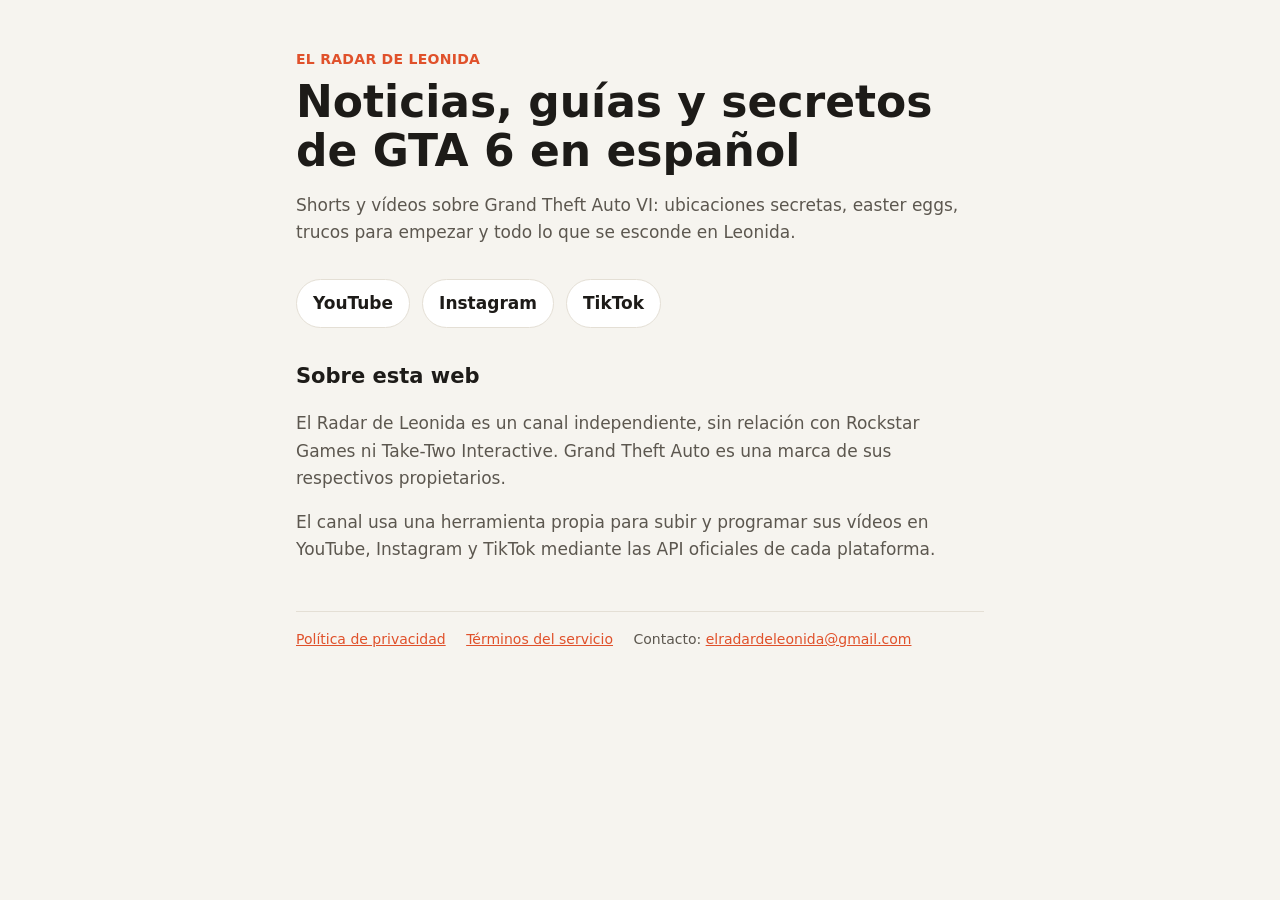
<file: index.html>
<!doctype html>
<html lang="es">
<head>
  <meta charset="utf-8">
  <meta name="viewport" content="width=device-width, initial-scale=1">
  <title>El Radar de Leonida</title>
  <meta name="description" content="Noticias, guías y secretos de GTA 6 en español.">
  <link rel="stylesheet" href="estilo.css">
</head>
<body>
<main>
  <header>
    <div class="marca">El Radar de Leonida</div>
    <h1>Noticias, guías y secretos de GTA 6 en español</h1>
    <p>Shorts y vídeos sobre Grand Theft Auto VI: ubicaciones secretas, easter eggs, trucos para empezar y todo lo que se esconde en Leonida.</p>
  </header>

  <ul class="redes">
    <li><a href="https://www.youtube.com/@ElRadarDeLeonidaTV">YouTube</a></li>
    <li><a href="https://www.instagram.com/elradardeleonidatv/">Instagram</a></li>
    <li><a href="https://www.tiktok.com/@elradardeleonidatv">TikTok</a></li>
  </ul>

  <h2>Sobre esta web</h2>
  <p>El Radar de Leonida es un canal independiente, sin relación con Rockstar Games ni Take-Two Interactive. Grand Theft Auto es una marca de sus respectivos propietarios.</p>
  <p>El canal usa una herramienta propia para subir y programar sus vídeos en YouTube, Instagram y TikTok mediante las API oficiales de cada plataforma.</p>

  <footer>
    <a href="privacidad.html">Política de privacidad</a>
    <a href="terminos.html">Términos del servicio</a>
    <span>Contacto: <a href="mailto:elradardeleonida@gmail.com">elradardeleonida@gmail.com</a></span>
  </footer>
</main>
</body>
</html>
</file>
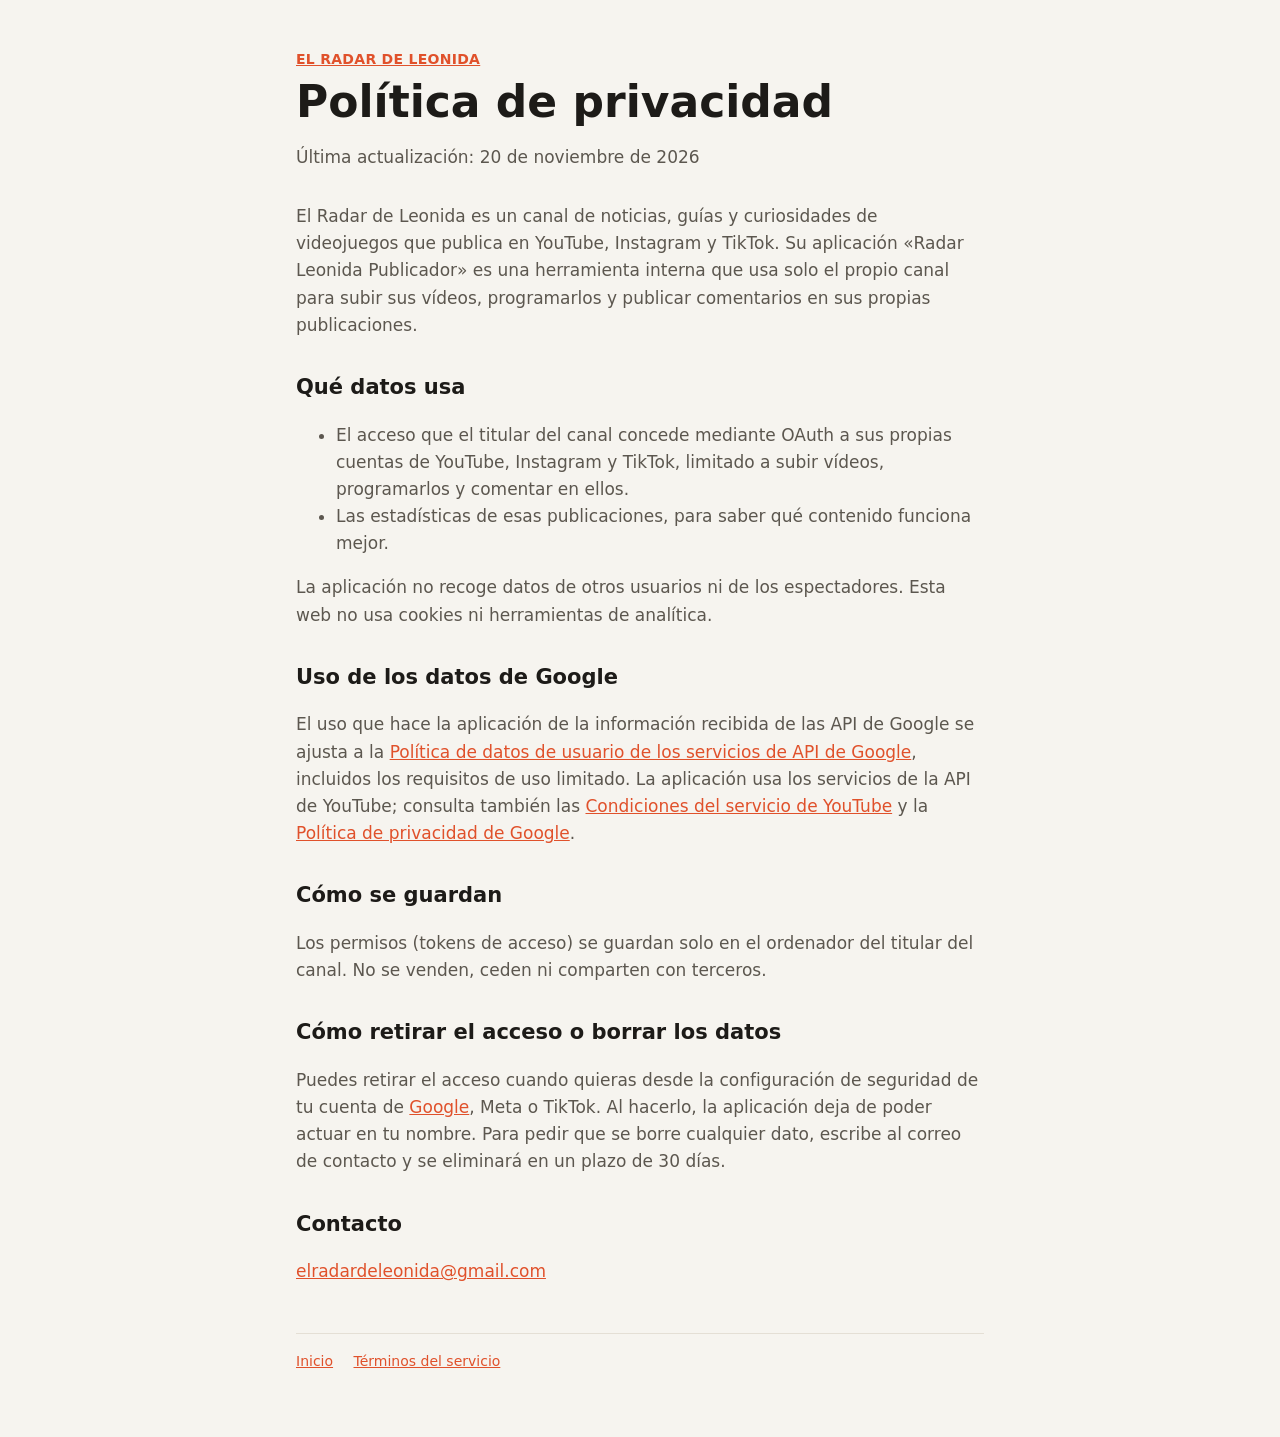
<file: privacidad.html>
<!doctype html>
<html lang="es">
<head>
  <meta charset="utf-8">
  <meta name="viewport" content="width=device-width, initial-scale=1">
  <title>Política de privacidad</title>
  <meta name="description" content="Política de privacidad de El Radar de Leonida.">
  <link rel="stylesheet" href="estilo.css">
</head>
<body>
<main>
  <header>
    <div class="marca"><a href="index.html">El Radar de Leonida</a></div>
    <h1>Política de privacidad</h1>
    <p>Última actualización: 20 de noviembre de 2026</p>
  </header>

  <p>El Radar de Leonida es un canal de noticias, guías y curiosidades de videojuegos que publica en YouTube, Instagram y TikTok. Su aplicación «Radar Leonida Publicador» es una herramienta interna que usa solo el propio canal para subir sus vídeos, programarlos y publicar comentarios en sus propias publicaciones.</p>

  <h2>Qué datos usa</h2>
  <ul>
    <li>El acceso que el titular del canal concede mediante OAuth a sus propias cuentas de YouTube, Instagram y TikTok, limitado a subir vídeos, programarlos y comentar en ellos.</li>
    <li>Las estadísticas de esas publicaciones, para saber qué contenido funciona mejor.</li>
  </ul>
  <p>La aplicación no recoge datos de otros usuarios ni de los espectadores. Esta web no usa cookies ni herramientas de analítica.</p>

  <h2>Uso de los datos de Google</h2>
  <p>El uso que hace la aplicación de la información recibida de las API de Google se ajusta a la <a href="https://developers.google.com/terms/api-services-user-data-policy">Política de datos de usuario de los servicios de API de Google</a>, incluidos los requisitos de uso limitado. La aplicación usa los servicios de la API de YouTube; consulta también las <a href="https://www.youtube.com/t/terms">Condiciones del servicio de YouTube</a> y la <a href="https://policies.google.com/privacy">Política de privacidad de Google</a>.</p>

  <h2>Cómo se guardan</h2>
  <p>Los permisos (tokens de acceso) se guardan solo en el ordenador del titular del canal. No se venden, ceden ni comparten con terceros.</p>

  <h2>Cómo retirar el acceso o borrar los datos</h2>
  <p>Puedes retirar el acceso cuando quieras desde la configuración de seguridad de tu cuenta de <a href="https://myaccount.google.com/permissions">Google</a>, Meta o TikTok. Al hacerlo, la aplicación deja de poder actuar en tu nombre. Para pedir que se borre cualquier dato, escribe al correo de contacto y se eliminará en un plazo de 30 días.</p>

  <h2>Contacto</h2>
  <p><a href="mailto:elradardeleonida@gmail.com">elradardeleonida@gmail.com</a></p>

  <footer>
    <a href="index.html">Inicio</a>
    <a href="terminos.html">Términos del servicio</a>
  </footer>
</main>
</body>
</html>
</file>
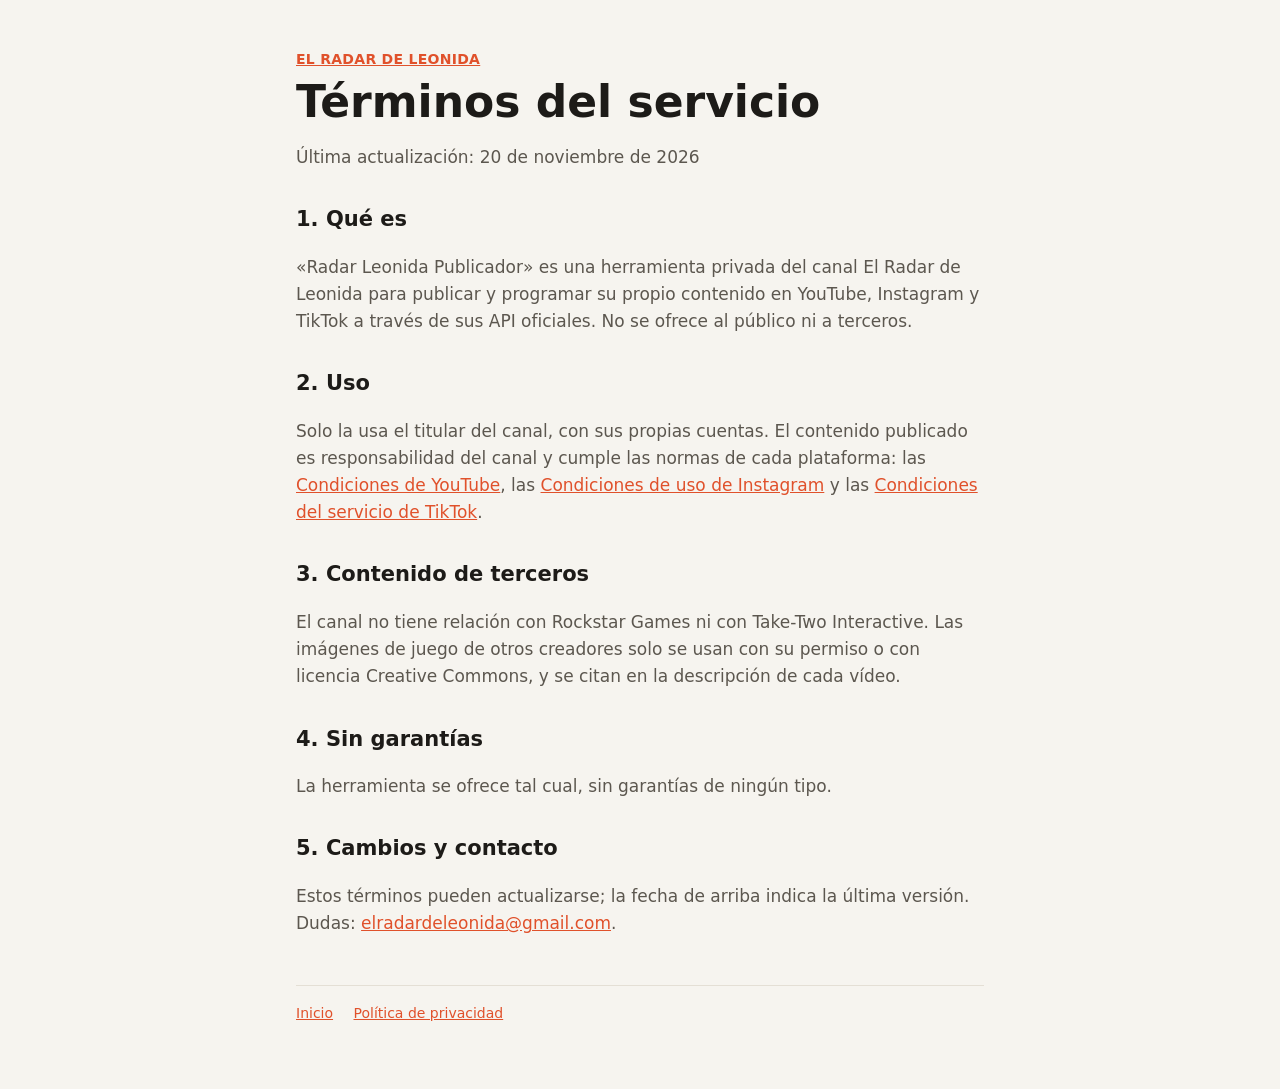
<file: terminos.html>
<!doctype html>
<html lang="es">
<head>
  <meta charset="utf-8">
  <meta name="viewport" content="width=device-width, initial-scale=1">
  <title>Términos del servicio</title>
  <meta name="description" content="Términos del servicio de El Radar de Leonida.">
  <link rel="stylesheet" href="estilo.css">
</head>
<body>
<main>
  <header>
    <div class="marca"><a href="index.html">El Radar de Leonida</a></div>
    <h1>Términos del servicio</h1>
    <p>Última actualización: 20 de noviembre de 2026</p>
  </header>

  <h2>1. Qué es</h2>
  <p>«Radar Leonida Publicador» es una herramienta privada del canal El Radar de Leonida para publicar y programar su propio contenido en YouTube, Instagram y TikTok a través de sus API oficiales. No se ofrece al público ni a terceros.</p>

  <h2>2. Uso</h2>
  <p>Solo la usa el titular del canal, con sus propias cuentas. El contenido publicado es responsabilidad del canal y cumple las normas de cada plataforma: las <a href="https://www.youtube.com/t/terms">Condiciones de YouTube</a>, las <a href="https://help.instagram.com/581066165581870">Condiciones de uso de Instagram</a> y las <a href="https://www.tiktok.com/legal/terms-of-service">Condiciones del servicio de TikTok</a>.</p>

  <h2>3. Contenido de terceros</h2>
  <p>El canal no tiene relación con Rockstar Games ni con Take-Two Interactive. Las imágenes de juego de otros creadores solo se usan con su permiso o con licencia Creative Commons, y se citan en la descripción de cada vídeo.</p>

  <h2>4. Sin garantías</h2>
  <p>La herramienta se ofrece tal cual, sin garantías de ningún tipo.</p>

  <h2>5. Cambios y contacto</h2>
  <p>Estos términos pueden actualizarse; la fecha de arriba indica la última versión. Dudas: <a href="mailto:elradardeleonida@gmail.com">elradardeleonida@gmail.com</a>.</p>

  <footer>
    <a href="index.html">Inicio</a>
    <a href="privacidad.html">Política de privacidad</a>
  </footer>
</main>
</body>
</html>
</file>
<file: estilo.css>
:root {
  --fondo: #f6f4ef;
  --texto: #1d1b18;
  --suave: #5c574f;
  --acento: #e0512b;
  --tarjeta: #ffffff;
  --borde: #e4dfd5;
}
@media (prefers-color-scheme: dark) {
  :root {
    --fondo: #14130f;
    --texto: #f1ede4;
    --suave: #b3ac9f;
    --acento: #ff7a4d;
    --tarjeta: #1e1c18;
    --borde: #34302a;
  }
}
* { box-sizing: border-box; }
body {
  margin: 0;
  background: var(--fondo);
  color: var(--texto);
  font: 17px/1.6 system-ui, -apple-system, "Segoe UI", Roboto, sans-serif;
}
main { max-width: 720px; margin: 0 auto; padding: 48px 16px 64px; }
header { margin-bottom: 32px; }
.marca { font-weight: 800; letter-spacing: .02em; text-transform: uppercase; color: var(--acento); font-size: 14px; }
h1 { font-size: clamp(30px, 6vw, 44px); line-height: 1.1; margin: 8px 0 12px; }
h2 { font-size: 21px; margin: 32px 0 8px; }
p, li { color: var(--suave); }
a { color: var(--acento); }
.redes { display: flex; flex-wrap: wrap; gap: 12px; margin: 24px 0; padding: 0; list-style: none; }
.redes a {
  display: inline-block; padding: 10px 16px; border: 1px solid var(--borde); border-radius: 999px;
  background: var(--tarjeta); color: var(--texto); text-decoration: none; font-weight: 600;
}
.redes a:hover { border-color: var(--acento); }
footer { margin-top: 48px; padding-top: 16px; border-top: 1px solid var(--borde); font-size: 14px; color: var(--suave); }
footer a { margin-right: 16px; }
</file>
